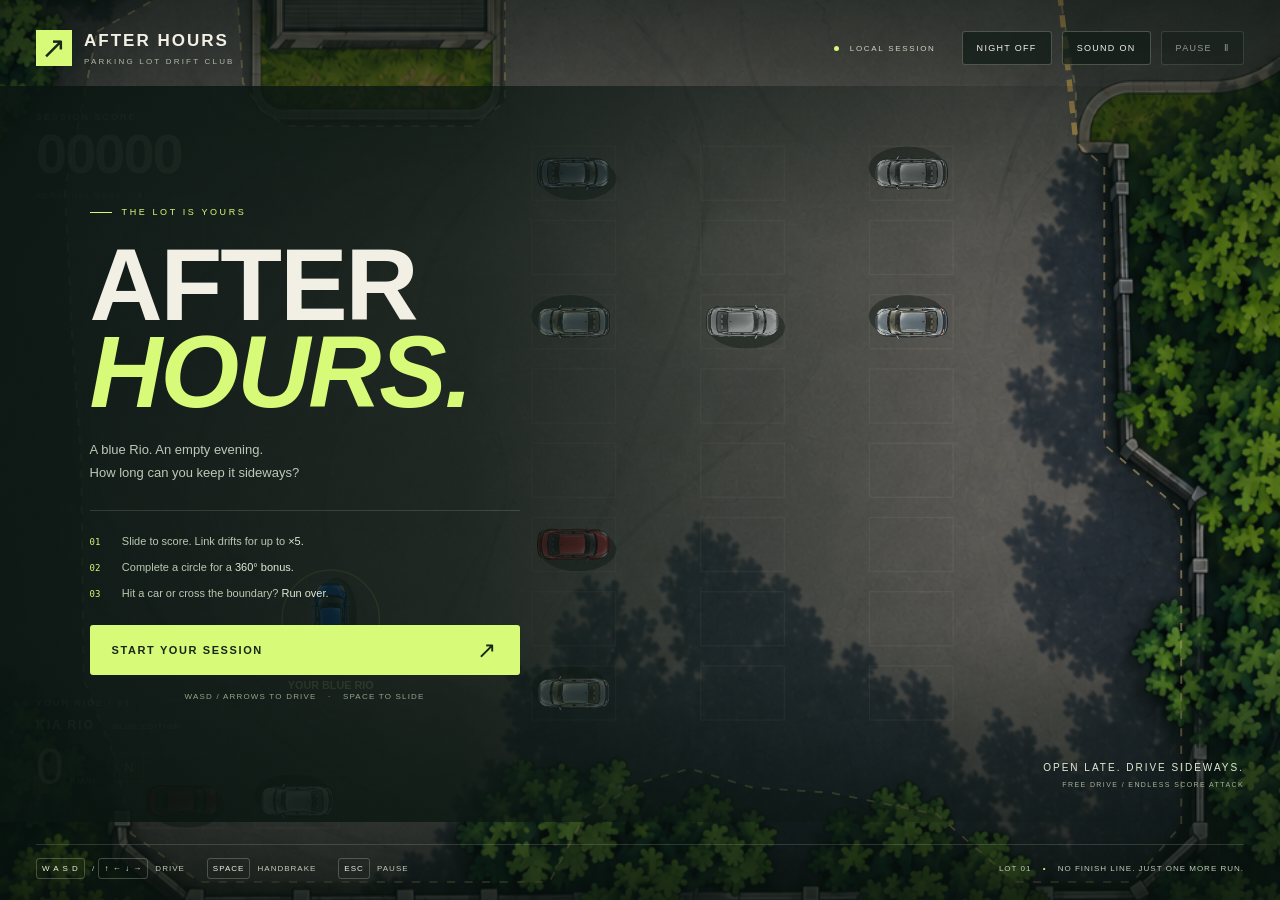
<file: index.html>
<!DOCTYPE html>
<html lang="en">
  <head>
    <meta charset="utf-8"/>
    <meta content="width=device-width, initial-scale=1" name="viewport"/>
    <meta content="#101713" name="theme-color"/>
    <title>After Hours — Parking Lot Drift</title>
    <link href="styles/game.css" rel="stylesheet"/>
    <script defer="" src="src/config.js"></script>
    <script defer="" src="src/core.js"></script>
    <script defer="" src="src/audio.js"></script>
    <script defer="" src="src/lighting.js"></script>
    <script defer="" src="src/fireworks.js"></script>
    <script defer="" src="src/game.js"></script>
  </head>
  <body>
    <main aria-label="After Hours parking lot drifting game" id="game">
      <canvas aria-label="Top-down parking lot. Drive using WASD or the arrow keys." id="world"></canvas>
      <div aria-hidden="true" class="vignette">
      </div>
      <header class="topbar">
        <div class="brand">
          <span class="brand-symbol">↗</span>
          <div>
            AFTER HOURS
            <span class="eyebrow">PARKING LOT DRIFT CLUB</span>
          </div>
        </div>
        <div class="top-actions">
          <span class="local-badge">
            <i>
            </i>
            LOCAL SESSION
          </span>
          <button aria-label="Night mode" aria-pressed="false" id="night" title="Night mode · N">NIGHT OFF</button>
          <button aria-label="Mute sound" id="mute" title="Sound · M">SOUND ON</button>
          <button id="pause" title="Pause · Esc">
            PAUSE
            <span>Ⅱ</span>
          </button>
        </div>
      </header>
      <section aria-label="Run statistics" class="hud">
        <div class="score-block">
          <span class="eyebrow">SESSION SCORE</span>
          <strong id="score">00000</strong>
          <div class="best">
            PERSONAL BEST
            <span id="best">0</span>
          </div>
        </div>
        <div class="drift-block">
          <span class="eyebrow" id="drift-label">FIND YOUR FLOW</span>
          <strong id="multiplier">
            ×1
            <span>.0</span>
          </strong>
          <div class="meter">
            <i id="combo-fill">
            </i>
          </div>
        </div>
      </section>
      <div class="toast" id="toast" role="status">
      </div>
      <aside class="car-info">
        <span class="eyebrow">YOUR RIDE / 01</span>
        <strong>
          KIA RIO
          <i>
            BLUE EDITION
          </i>
        </strong>
        <div>
          <span id="speed">0</span>
          <small>KM/H</small>
          <span class="gear" id="gear">N</span>
        </div>
      </aside>
      <footer class="bottom-bar">
        <span>
          <kbd>W A S D</kbd>
          /
          <kbd>↑ ← ↓ →</kbd>
          DRIVE
        </span>
        <span>
          <kbd>SPACE</kbd>
          HANDBRAKE
        </span>
        <span>
          <kbd>ESC</kbd>
          PAUSE
        </span>
        <span class="lot-label">
          LOT 01
          <i>
            •
          </i>
          NO FINISH LINE. JUST ONE MORE RUN.
        </span>
      </footer>
      <section aria-labelledby="panel-title" class="overlay" id="overlay">
        <div class="panel">
          <div class="panel-kicker">
            <span></span>
            THE LOT IS YOURS
          </div>
          <h1 id="panel-title">
            AFTER
            <br/>
            <em>
              HOURS.
            </em>
          </h1>
          <p id="panel-copy">
            A blue Rio. An empty evening.
            <br/>
            How long can you keep it sideways?
          </p>
          <div class="results" hidden="" id="results">
            <div>
              <span class="eyebrow">FINAL SCORE</span>
              <strong id="final-score">0</strong>
            </div>
            <div>
              <span class="eyebrow">PERSONAL BEST</span>
              <strong id="final-best">0</strong>
            </div>
          </div>
          <div class="rules" id="intro-rules">
            <p>
              <b>
                01
              </b>
              Slide to score. Link drifts for up to
              <strong>×5.</strong>
            </p>
            <p>
              <b>
                02
              </b>
              Complete a circle for a
              <strong>360° bonus.</strong>
            </p>
            <p>
              <b>
                03
              </b>
              Hit a car or cross the boundary?
              <strong>Run over.</strong>
            </p>
          </div>
          <button class="primary" disabled="" id="start">
            PREPARING THE LOT…
            <span>↗</span>
          </button>
          <div class="panel-hint" id="panel-hint">
            WASD / ARROWS TO DRIVE
            <span>·</span>
            SPACE TO SLIDE
          </div>
        </div>
        <div class="overlay-caption">
          <span>OPEN LATE. DRIVE SIDEWAYS.</span>
          <small>FREE DRIVE / ENDLESS SCORE ATTACK</small>
        </div>
      </section>
      <div aria-hidden="true" id="crash-flash">
      </div>
      <section aria-labelledby="winner-title" class="winner" hidden="" id="winner">
        <canvas aria-hidden="true" id="fireworks"></canvas>
        <div class="winner-content">
          <span class="eyebrow">SECRET UNLOCKED</span>
          <h2 id="winner-title">Winner!</h2>
          <p class="winner-message">Misha LOH</p>
          <p class="winner-score">
            SESSION SCORE
            <strong id="winner-score">0</strong>
          </p>
          <button class="primary" id="winner-restart">
            ONE MORE RUN
            <span>↗</span>
          </button>
          <span class="panel-hint">PRESS R TO RETURN TO THE LOT</span>
        </div>
      </section>
    </main>
  </body>
</html>
</file>
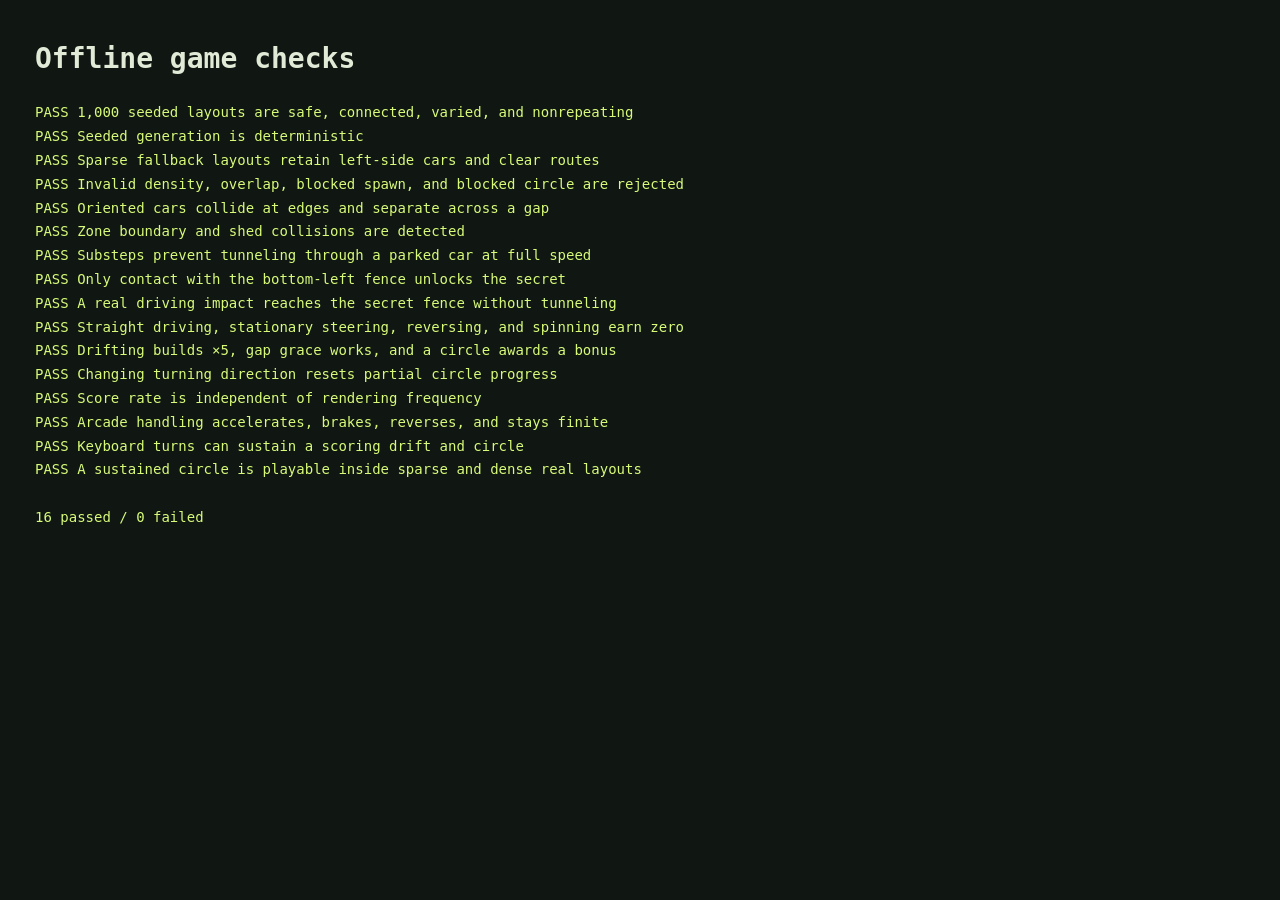
<file: tests/index.html>
<!DOCTYPE html>
<html lang="en">
  <meta charset="utf-8"/>
  <title>After Hours — core checks</title>
  <style>
    body{background:#101713;color:#e1ead6;font:14px monospace;margin:35px;line-height:1.7}pre{white-space:pre-wrap}.pass{color:#d7fa79}.fail{color:#ff8877}
  </style>
  <h1>
    Offline game checks
  </h1>
  <pre id="output">Testing…</pre>
  <script src="../src/config.js"></script>
  <script src="../src/core.js"></script>
  <script src="core.test.js"></script>
</html>
</file>
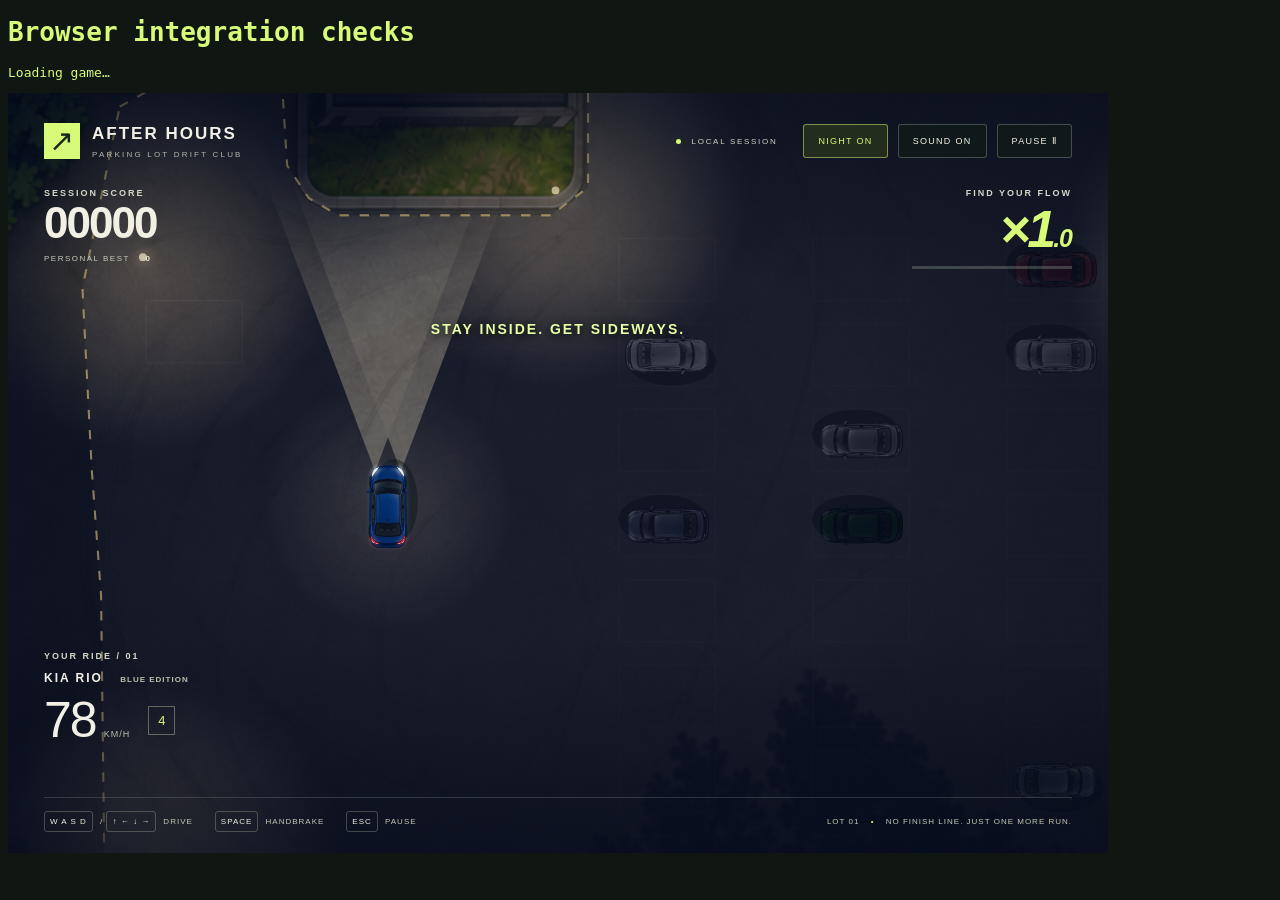
<file: tests/browser.html>
<!DOCTYPE html>
<html lang="en">
  <meta charset="utf-8"/>
  <title>Browser integration checks</title>
  <style>
    body{font:13px monospace;background:#101713;color:#d7fa79}iframe{width:1100px;height:760px;border:0}pre{white-space:pre-wrap}
  </style>
  <h1>
    Browser integration checks
  </h1>
  <pre id="output">Loading game…</pre>
  <iframe id="game-frame" src="../index.html" title="Game under test">
  </iframe>
  <script src="browser.test.js"></script>
</html>
</file>
<file: styles/game.css>
* {
  box-sizing: border-box
}

:root {
  color-scheme: dark;
  font-family: Arial, Helvetica, sans-serif;
  color: #f2f0e5;
  background: #101713;
  font-synthesis: none
}

body {
  margin: 0;
  overflow: hidden
}

button {
  font: inherit;
  cursor: pointer
}

button:focus-visible {
  outline: 2px solid #d7fa79;
  outline-offset: 5px
}

button:disabled {
  opacity: .55;
  cursor: wait
}

button {
  color: inherit
}

#game {
  position: relative;
  width: 100vw;
  height: 100vh;
  height: 100dvh;
  overflow: hidden;
  background: #18201a
}

#world {
  display: block;
  width: 100%;
  height: 100%
}

.vignette {
  position: absolute;
  inset: 0;
  pointer-events: none;
  background: linear-gradient(180deg, rgba(8, 17, 13, .55), transparent 27%, transparent 70%, rgba(8, 17, 13, .75)), radial-gradient(ellipse at center, transparent 38%, #07100d55)
}

.topbar {
  position: absolute;
  top: 30px;
  left: 36px;
  right: 36px;
  display: flex;
  align-items: center;
  justify-content: space-between;
  gap: 24px
}

.brand {
  display: flex;
  gap: 12px;
  align-items: center;
  font-size: 17px;
  font-weight: 900;
  letter-spacing: 2px
}

.brand-symbol {
  display: grid;
  place-items: center;
  background: #d7fa79;
  color: #1a281c;
  width: 36px;
  height: 36px;
  font-size: 30px;
  line-height: 1
}

.eyebrow {
  display: block;
  font-size: 9px;
  font-weight: 700;
  letter-spacing: 2px;
  color: #d2d8c6
}

.brand .eyebrow {
  font-size: 8px;
  letter-spacing: 2.2px;
  margin-top: 6px;
  font-weight: 400;
  color: #b0b9a9
}

.top-actions {
  display: flex;
  gap: 10px;
  align-items: center
}

.top-actions button {
  background: #111d17b8;
  border: 1px solid #e0f2cf40;
  padding: 11px 14px;
  font-size: 9px;
  letter-spacing: 1.3px;
  border-radius: 3px
}

.top-actions button:hover {
  background: #34432c
}

.top-actions button span {
  margin-left: 8px
}

.local-badge {
  font-size: 8px;
  letter-spacing: 1.7px;
  margin-right: 16px;
  color: #cad6c1
}

.local-badge i {
  display: inline-block;
  background: #d7fa79;
  width: 5px;
  height: 5px;
  border-radius: 100%;
  margin-right: 7px
}

.hud {
  position: absolute;
  top: 112px;
  left: 36px;
  right: 36px;
  display: flex;
  justify-content: space-between;
  pointer-events: none
}

.score-block strong {
  font-size: 56px;
  line-height: 1.15;
  letter-spacing: -2px;
  font-variant-numeric: tabular-nums
}

.best {
  font-size: 8px;
  letter-spacing: 1.5px;
  color: #c7cbbb;
  margin-top: 5px
}

.best span {
  margin-left: 12px;
  color: #e6ebdf;
  font-weight: bold
}

.drift-block {
  text-align: right;
  width: 160px
}

.drift-block strong {
  font-size: 52px;
  line-height: 1.2;
  color: #d7fa79;
  font-style: italic;
  letter-spacing: -3px
}

.drift-block strong span {
  font-size: 25px;
  letter-spacing: -1px
}

.meter {
  height: 3px;
  background: #d8f3ca35;
  margin-top: 6px;
  overflow: hidden
}

.meter i {
  display: block;
  width: 0%;
  height: 100%;
  background: #d7fa79;
  transition: width .1s
}

.car-info {
  position: absolute;
  bottom: 104px;
  left: 36px;
  pointer-events: none
}

.car-info strong {
  display: block;
  font-size: 12px;
  letter-spacing: 2px;
  margin-top: 10px
}

.car-info strong i {
  font-style: normal;
  font-size: 8px;
  color: #b5c3ac;
  letter-spacing: 1px;
  margin-left: 12px
}

.car-info>div {
  display: flex;
  gap: 8px;
  align-items: baseline;
  margin-top: 6px
}

.car-info #speed {
  font-size: 50px;
  letter-spacing: -2px;
  font-variant-numeric: tabular-nums
}

.car-info small {
  font-size: 9px;
  letter-spacing: 1px;
  color: #b6c3af
}

.gear {
  align-self: center;
  border: 1px solid #9eaf8b88;
  padding: 6px 9px;
  font-size: 13px;
  margin-left: 10px;
  color: #d7fa79
}

.bottom-bar {
  position: absolute;
  left: 36px;
  right: 36px;
  bottom: 27px;
  padding-top: 19px;
  border-top: 1px solid #c4d1b62f;
  display: flex;
  gap: 22px;
  align-items: center;
  color: #c1cbb7;
  font-size: 8px;
  letter-spacing: 1px;
  pointer-events: none
}

kbd {
  font: 8px Arial, sans-serif;
  letter-spacing: 1px;
  border: 1px solid #c4d1b64a;
  border-radius: 3px;
  padding: 5px;
  color: #eef1e2;
  margin-right: 4px
}

.lot-label {
  margin-left: auto;
  font-size: 8px
}

.lot-label i {
  color: #d7fa79;
  font-style: normal;
  margin: 0 8px
}

.overlay {
  position: absolute;
  inset: 86px 0 78px;
  background: linear-gradient(90deg, #0a1511e8 0%, #0b1712c9 36%, #0a151133 76%, transparent);
  display: flex;
  align-items: center;
  padding: 24px clamp(36px, 7vw, 120px)
}

.overlay[hidden] {
  display: none
}

.panel {
  max-width: 430px;
  width: 100%
}

.panel-kicker {
  font-size: 9px;
  letter-spacing: 2.6px;
  color: #d7fa79;
  display: flex;
  align-items: center;
  gap: 10px
}

.panel-kicker span {
  width: 22px;
  height: 1px;
  background: #d7fa79
}

h1 {
  font-family: Impact, 'Arial Narrow', Arial, sans-serif;
  font-stretch: condensed;
  font-size: clamp(65px, 7.9vw, 118px);
  letter-spacing: -2px;
  line-height: .86;
  margin: 25px 0 22px;
  font-weight: 900
}

h1 em {
  font-style: italic;
  color: #d7fa79
}

#panel-copy {
  font-size: 13px;
  line-height: 1.8;
  color: #bdc9b7;
  margin: 0 0 25px
}

.rules {
  border-top: 1px solid #d0dfbe2a;
  padding-top: 10px;
  margin-bottom: 26px
}

.rules p {
  font-size: 11px;
  color: #bbc8b1;
  margin: 14px 0
}

.rules b {
  font: 9px monospace;
  color: #d7fa79;
  margin-right: 16px
}

.rules strong {
  color: #e2e9d6;
  font-weight: 400
}

.primary {
  width: 100%;
  background: #d7fa79;
  border: 0;
  border-radius: 3px;
  color: #1a2619;
  padding: 19px 22px;
  display: flex;
  justify-content: space-between;
  align-items: center;
  font-size: 11px;
  letter-spacing: 1.6px;
  font-weight: 800;
  transition: background .15s, transform .15s
}

.primary:hover {
  background: #e5ffa4;
  transform: translateY(-1px)
}

.primary span {
  font-size: 23px;
  line-height: 10px
}

.panel-hint {
  font-size: 8px;
  letter-spacing: 1.2px;
  color: #94a38c;
  text-align: center;
  margin-top: 17px
}

.panel-hint span {
  margin: 0 8px
}

.overlay-caption {
  position: absolute;
  bottom: 34px;
  right: 36px;
  text-align: right;
  display: flex;
  flex-direction: column;
  gap: 8px;
  font-size: 10px;
  letter-spacing: 2px;
  color: #e2ebd4
}

.overlay-caption small {
  font-size: 7px;
  letter-spacing: 1.4px;
  color: #a4b49a
}

.results {
  display: flex;
  gap: 45px;
  margin: 25px 0 30px
}

.results[hidden] {
  display: none
}

.results strong {
  font-size: 35px;
  display: block;
  margin-top: 7px;
  font-variant-numeric: tabular-nums
}

.results>div:first-child strong {
  color: #d7fa79
}

.toast {
  position: absolute;
  left: 50%;
  top: 30%;
  transform: translateX(-50%);
  font-size: 14px;
  font-weight: bold;
  letter-spacing: 2px;
  color: #e7ffa6;
  text-shadow: 0 2px 10px #000;
  opacity: 0;
  transition: opacity .2s;
  pointer-events: none;
  white-space: nowrap
}

.toast.visible {
  opacity: 1
}

#crash-flash {
  position: absolute;
  inset: 0;
  background: #f05f3940;
  pointer-events: none;
  opacity: 0
}

#crash-flash.active {
  animation: flash .65s ease-out
}

@keyframes flash {
  0% {
    opacity: 1
  }

  100% {
    opacity: 0
  }
}

body.menu .hud,
body.menu .car-info {
  opacity: .35
}

body.menu .drift-block {
  opacity: 0
}

@media(max-height:760px) {
  h1 {
    font-size: 76px;
    margin: 19px 0
  }

  .rules p {
    margin: 10px 0
  }

  .rules {
    margin-bottom: 18px
  }

  #panel-copy {
    margin-bottom: 15px
  }

  .overlay-caption {
    bottom: 16px
  }

  .overlay {
    padding-top: 15px;
    padding-bottom: 15px
  }

  .hud {
    top: 95px
  }

  .score-block strong {
    font-size: 44px
  }
}

@media(max-width:900px) {

  .local-badge,
  .lot-label,
  .overlay-caption {
    display: none
  }

  .topbar,
  .hud {
    left: 22px;
    right: 22px
  }

  .bottom-bar {
    left: 22px;
    right: 22px;
    gap: 12px
  }

  .car-info {
    left: 22px
  }

  .brand {
    font-size: 14px
  }

  .overlay {
    padding-left: 35px
  }
}

@media(prefers-reduced-motion:reduce) {
  * {
    transition: none !important
  }

  .primary:hover {
    transform: none
  }
}

body.night .top-actions #night {
  color: #d7fa79;
  border-color: #d7fa7980;
  background: #25311de0
}

body.night .vignette {
  background: linear-gradient(180deg, #040b1b66, transparent 25%, transparent 72%, #040b1b88), radial-gradient(ellipse at center, transparent 42%, #03091866)
}

.winner {
  position: absolute;
  inset: 0;
  z-index: 10;
  background: radial-gradient(ellipse at center, #08111ccc, #040918ed);
  display: grid;
  place-items: center;
  text-align: center
}

.winner[hidden] {
  display: none
}

#fireworks {
  position: absolute;
  inset: 0;
  width: 100%;
  height: 100%;
  pointer-events: none
}

.winner-content {
  position: relative;
  z-index: 1;
  padding: 24px;
  width: min(760px, 95vw);
  text-shadow: 0 3px 30px #030913
}

.winner-content>.eyebrow {
  color: #f8d78e;
  letter-spacing: 5px
}

.winner h2 {
  font: italic 900 clamp(80px, 14vw, 205px)/1 Impact, 'Arial Narrow', sans-serif;
  color: #d7fa79;
  letter-spacing: -3px;
  margin: 18px 0
}

.winner-message {
  font-size: clamp(35px, 6vw, 82px);
  font-weight: 900;
  letter-spacing: 2px;
  margin: 0 0 25px;
  color: #fff3cc
}

.winner-score {
  font-size: 10px;
  letter-spacing: 2px;
  color: #bacbb5
}

.winner-score strong {
  color: #f2f0e5;
  font-size: 20px;
  margin-left: 12px
}

.winner .primary {
  max-width: 300px;
  margin: 28px auto 0
}

.winner .panel-hint {
  display: block
}
</file>
